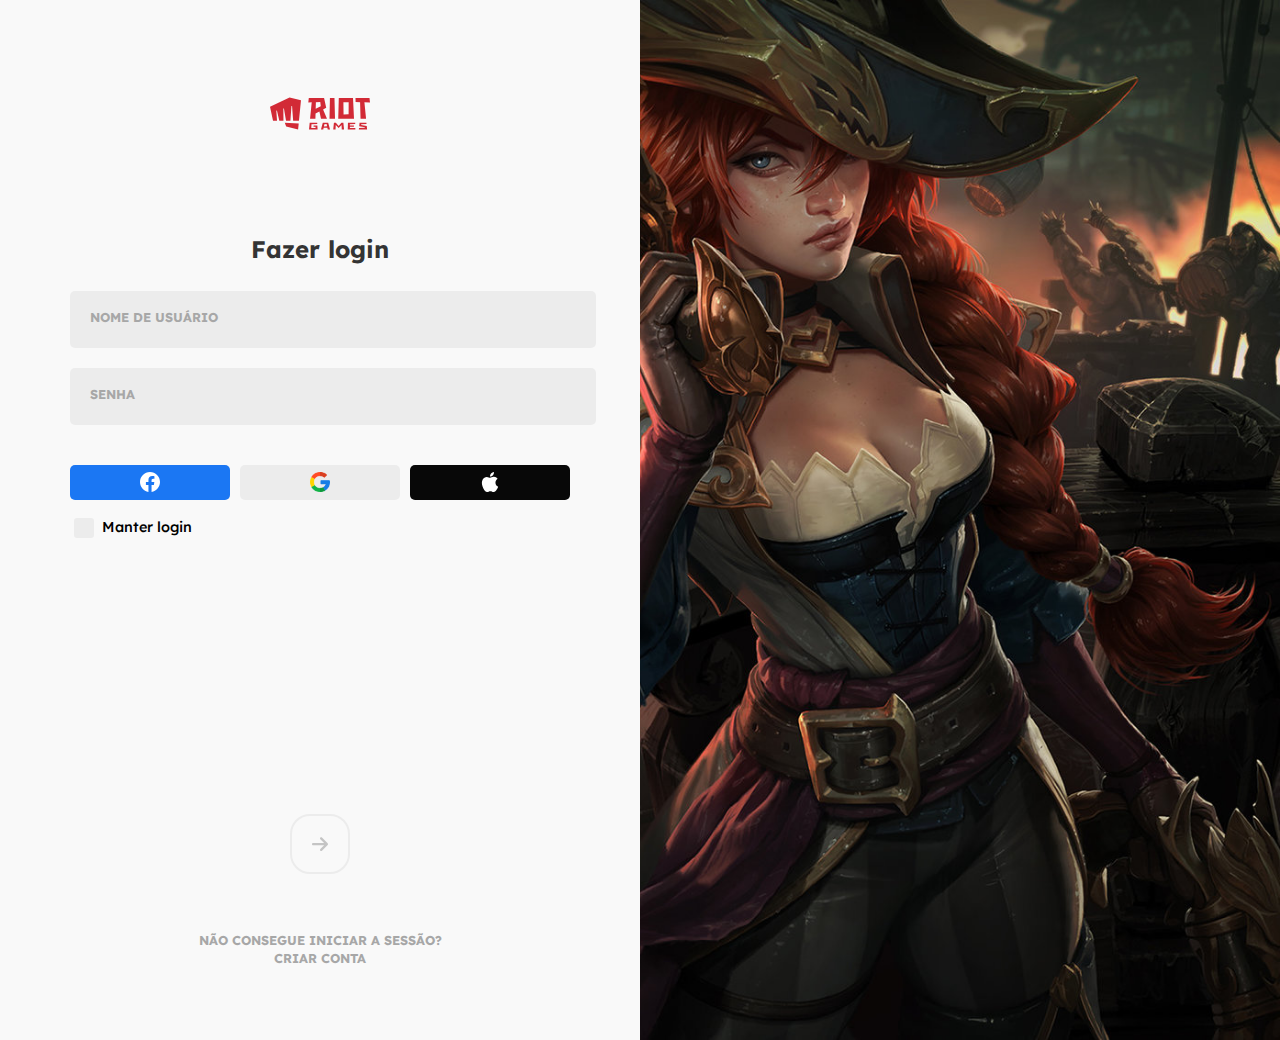
<file: index.html>
<!DOCTYPE html>
<html lang="pt-br">
<head>
    <meta charset="UTF-8">
    <meta http-equiv="X-UA-Compatible" content="IE=edge">
    <meta name="viewport" content="width=device-width, initial-scale=1.0">
    
    <link rel="stylesheet" href="styles.css">

    <script src="script.js" defer></script>
    
    <title>Riot Games</title>
</head>
<body>
    <main>
        <section class="login">
            <div class="wrapper">
                <img src="./imagens/Riot_Games-Logo.wine.svg" alt="" class="login__logo">
    
                <h1 class="login__title">Fazer login</h1>
    
                <label class="login__label">
                    <span>nome de usuário</span>
                    <input type="text" name="username" class="input">
                </label>
    
                <label class="login__label">
                    <span>senha</span>
                    <input type="password" name="password" class="input">
                </label>
    
                <div class="login__icons">
                    <button type="button" class="icons__button">
                        <img src="./imagens/facebook.svg" alt="Ícone do Facebook">
                    </button>
    
                    <button type="button" class="icons__button">
                        <img src="./imagens/002-google.png" alt="Ícone do Google">
                    </button>
    
                    <button type="button" class="icons__button">
                        <img src="./imagens/apple.svg" alt="Ícone da Apple">
                    </button>
                </div>
    
                <label class="login__label--checkbox">
                    <input type="checkbox" class="input--checkbox">
                    Manter login
                </label>          
            </div>
            
            <div class="wrapper">
                <button type="button" class="login__button" disabled>
                    <svg xmlns="http://www.w3.org/2000/svg" viewBox="0 0 448 512">
                    <path d="M438.6 278.6l-160 160C272.4 444.9 264.2 448 256 448s-16.38-3.125-22.62-9.375c-12.5-12.5-12.5-32.75 0-45.25L338.8 288H32C14.33 288 .0016 273.7 .0016 256S14.33 224 32 224h306.8l-105.4-105.4c-12.5-12.5-12.5-32.75 0-45.25s32.75-12.5 45.25 0l160 160C451.1 245.9 451.1 266.1 438.6 278.6z"/>
                    </svg>
                </button>
    
                <a href="#" class="login__link">não consegue iniciar a sessão?</a>
                <a href="#" class="login__link">criar conta</a>            
            </div>
        </section>

        <section class="wallpaper">

        </section>
    </main>
</body>
</html>
</file>
<file: styles.css>
@import url(./css/reset.css);
@import url('https://fonts.googleapis.com/css2?family=Lexend+Deca:wght@300;400;500;600;700&display=swap');


:root {
    --branco: #FFFFFF;
    --branco-escuro: #F9F9F9;
    --cinza-claro: #ECECEC;
    --Cinza: #C4C4C4; 
    --cinza-medio: #A7A7A7;
    --cinza-escuro: #343434;
    --preto: #080808;
    --azul: #1B77F3;
    --vermelho: #CF3C3F;

    --fonte: "Lexend Deca";
}

main {   
    background-color: var(--branco-escuro);
    font-family: var(--fonte);
    font-size: 16px;
    display: flex;
}

.login {
    display: flex;
    flex-direction: column;
    align-items: center;
    justify-content: space-between;
    max-width: 500px;
    min-height: 100vh;
    padding: clamp(35px, 8%, 70px);
    width: 100%;
}

.wrapper {
    display: flex;
    flex-direction: column;
    align-items: center;
    justify-content: center;
    width: 100%;
}

.login__logo {
    margin-bottom: 80px;
    width: 130px;
}

.login__title {
    color: var(--cinza-escuro);
    font-size: 1.5em;
    font-weight: 700;
    margin-bottom: 30px;
}

.login__label {
    display: block;
    margin-bottom: 20px;
    width: 100%;
}

.input {
    color: var(--cinza-escuro);
    background-color: var(--cinza-claro);
    border: 3px solid transparent;
    border-radius: 5px;
    outline: none;
    font-size: 0.9em;
    font-weight: 600;
    padding: 25px 10px 10px;
    width: 100%;
}

.login__label span {
    color: var(--cinza-medio);
    cursor: text;
    position: absolute;
    font-size: 0.8em;
    font-weight: 700;
    margin: 20px;
    text-transform: uppercase;
    transition: all 200ms ease;
}

.input:focus {
    background-color: var(--branco-escuro);
    border: 3px solid var(--cinza-escuro);
}

.login__label .span-active {
    font-size: 0.7em;
    margin: 8px 18px;
}

.login__icons {
    display: flex;
    gap: 10px;
    margin-top: 20px;
    width: 100%;
}

.login__icons img {
    width: 20px;
}

.icons__button {
    display: flex;
    align-items: center;
    justify-content: center;
    cursor: pointer;
    border: none;
    border-radius: 5px;
    height: 35px;
    width: 33.33%;
}

.login__icons .icons__button:nth-child(1) {
    background-color: var(--azul);
}

.login__icons .icons__button:nth-child(2) {
    background-color: var(--cinza-claro);
}

.login__icons .icons__button:nth-child(3) {
    background-color: var(--preto);
}

.login__label--checkbox {
    display: flex;
    align-items: center;
    font-size: 0.9em;
    font-weight: 500;
    margin: 15px 0 50px;
    width: 100%;
}

.input--checkbox {
    appearance: none;
    height: 20px;
    width: 20px;
    background-color: var(--cinza-claro);
    margin-right: 8px;
    border-radius: 3px;
}

.input--checkbox:checked {
    background-color: var(--vermelho);
}

.input--checkbox:checked::after {
    content: "";
    display: block;
    border: 3px solid var(--branco-escuro);
    border-width: 0 3px 3px 0;
    transform: rotate(45deg);
    margin: 1.6px 6px;
    width: 5px;
    height: 10px;
}

.login__button {
    display: flex;
    align-items: center;
    justify-content: center;
    border: none;
    border-radius: 20px;
    cursor: pointer;
    margin-bottom: 60px;
    padding: 20px;
    width: 60px;
    height: 60px;
    background-color: var(--vermelho);
}

.login__button svg {
    fill: var(--branco-escuro);
}

.login__button:disabled {
    cursor: auto;
    background-color: var(--branco-escuro);
    border: 2px solid var(--cinza-claro);
}

.login__button:disabled svg {
    fill: var(--Cinza);
}

.login__link {
    color: var(--cinza-medio);
    font-size: 0.8em;
    font-weight: 700;
    margin-bottom: 5px;
    text-decoration: none;
    text-transform: uppercase;
}

.wallpaper {
    background-image: url(./imagens/Splash\ -\ M.Fortune.jpg);
    background-size: cover;
    background-position: center right;
    flex: 1;
    width: 100%;
}
</file>
